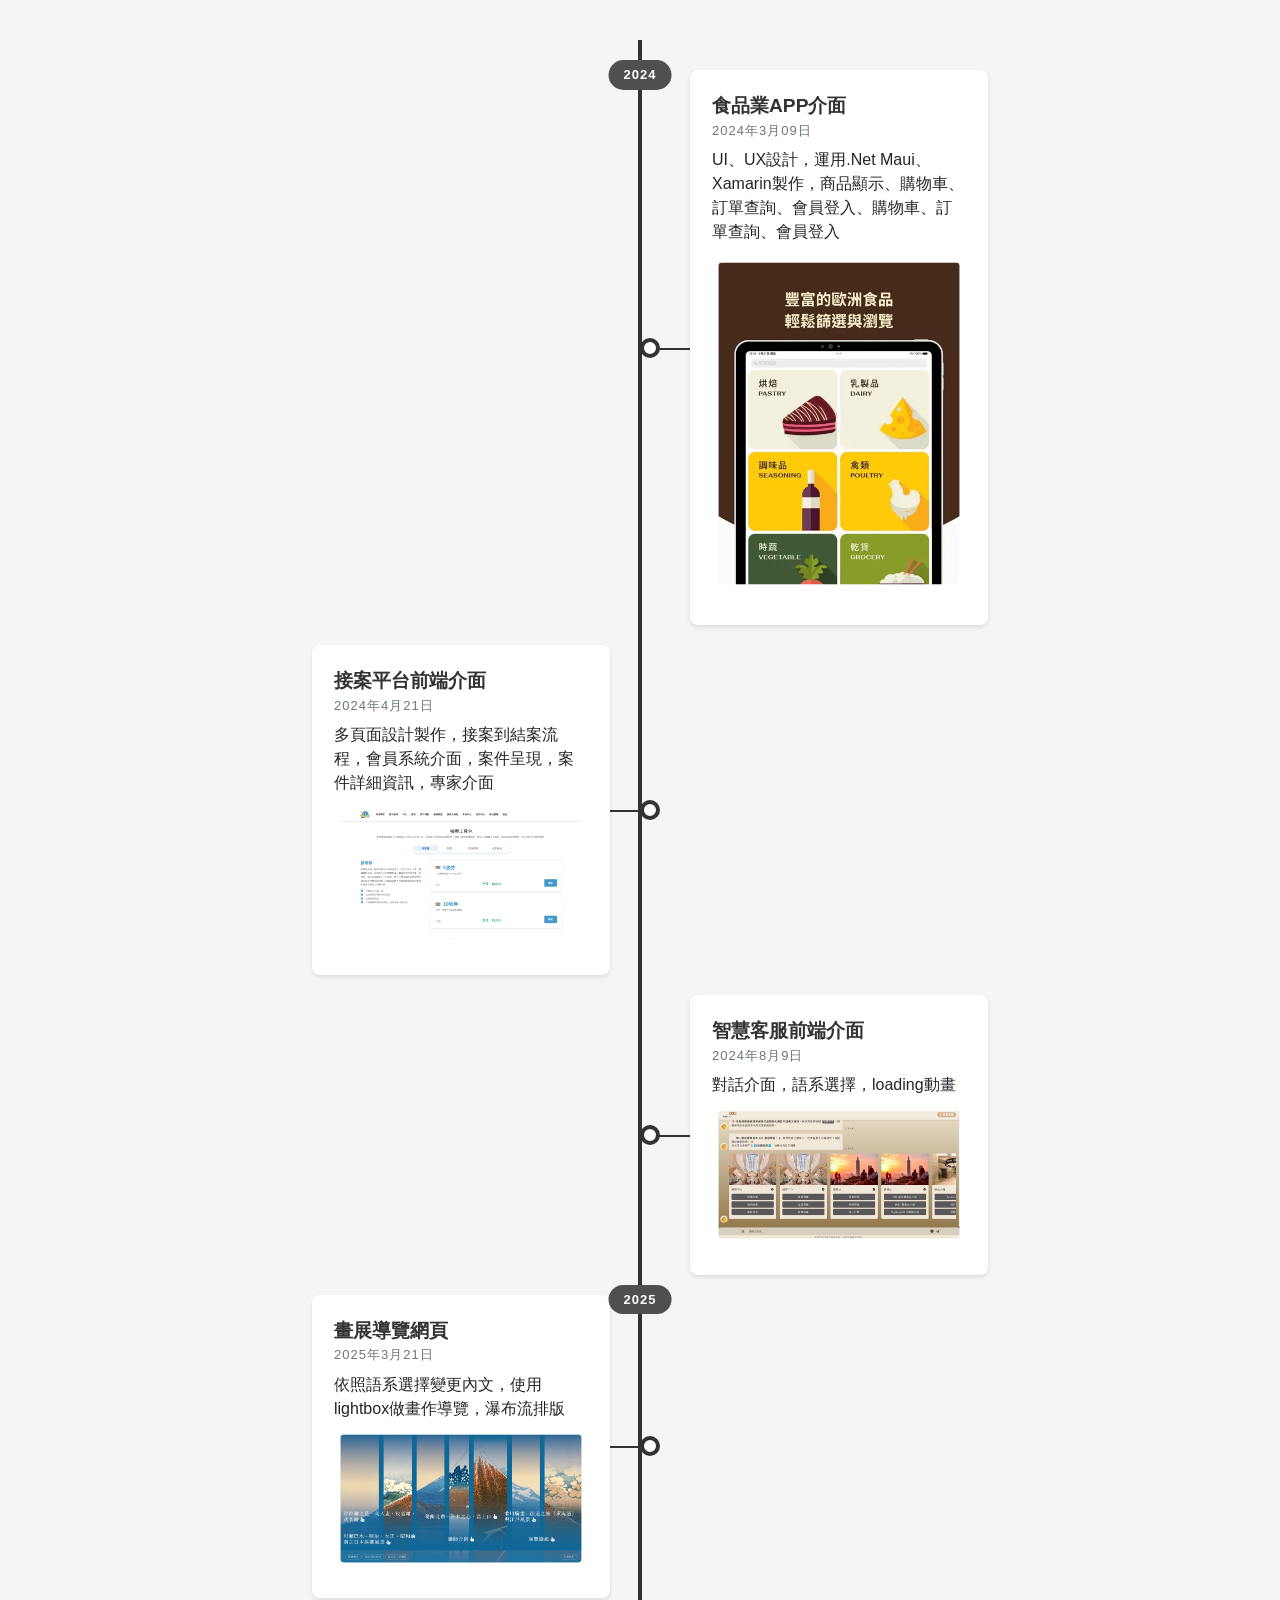
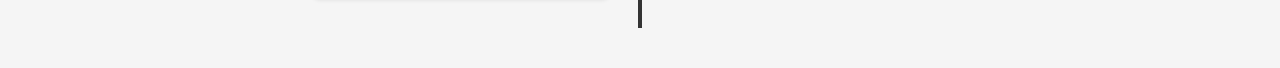
<file: index.html>
<!DOCTYPE html>
<html lang="en">
<head>
    <meta charset="UTF-8">
    <meta name="viewport" content="width=device-width, initial-scale=1.0">
    <title>timeline_valerie</title>
    <link rel="stylesheet" href="./css/all.css">
    <link rel="stylesheet" href="./css/bootstrap.min.css">
    <link rel="stylesheet" href="./css/fontawesome.min.css">
    <link rel="stylesheet" href="./css/libs/animate.css">
    <link rel="stylesheet" href="./css/style.css">
</head>
<body>
    <div class="container">
        <div class="timeline" id="timeline"></div>
    </div>
    
    <script src="./js/jquery-3.7.1.min.js"></script>
    <script src="./js/bootstrap.min.js"></script>
    <script src="./js/WOW.js"></script>
    <script src="./js/index.js"></script>

    <!-- Timeline Git推送

    cd 

    git init
    
    添加所有檔案到 Git 追蹤：
    git add .

    確認檔案已添加：
    git status

    提交更改：
    git commit -m "時間軸專案"

    連接到遠程倉庫 (假設你已在 GitHub 上創建了倉庫)：
    git remote add origin https://github.com/Chia-yu886/Timeline.git
    
    推送到 GitHub：
    git push -u origin master
    
    

    -->

    
    
</body>
</html>
</file>
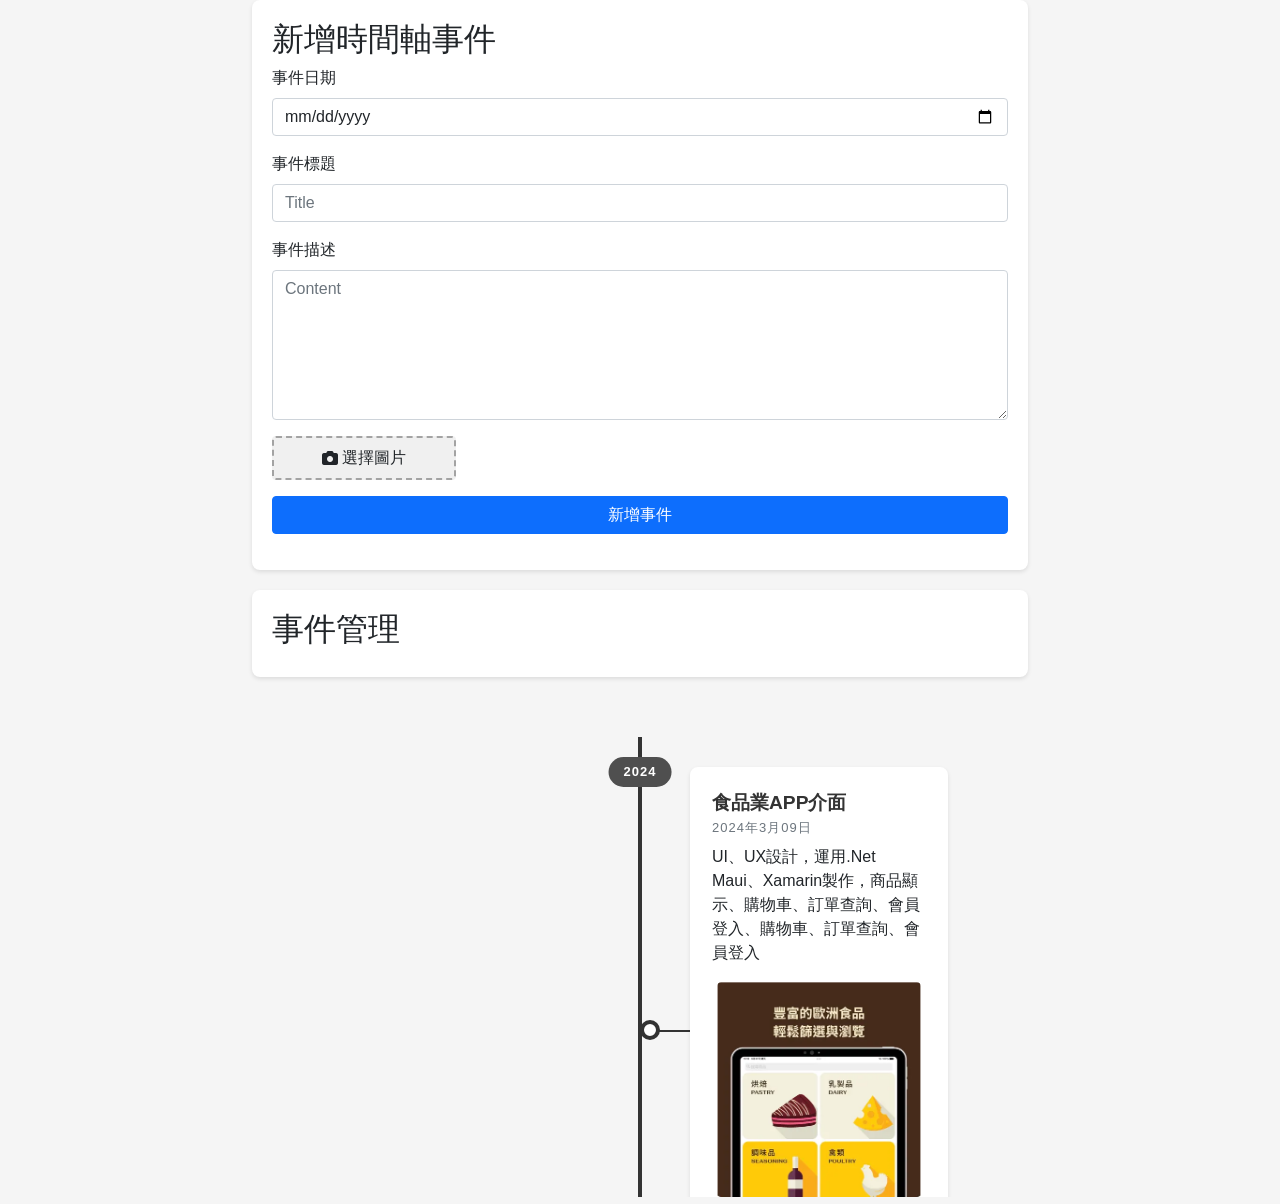
<file: dashboard.html>
<!DOCTYPE html>
<html lang="en">
<head>
    <meta charset="UTF-8">
    <meta name="viewport" content="width=device-width, initial-scale=1.0">
    <title>dashboard_timeline</title>
    <link rel="stylesheet" href="./css/all.css">
    <link rel="stylesheet" href="./css/bootstrap.min.css">
    <link rel="stylesheet" href="./css/fontawesome.min.css">
    <link rel="stylesheet" href="./css/libs/animate.css">
    <link rel="stylesheet" href="./css/style.css">
</head>
<body>
    <div class="container">
        <div class="dashboard-container">
            <div class="input-section">
                <h2>新增時間軸事件</h2>
                <form>
                    <div class="mb-3">
                        <label for="eventDate" class="form-label">事件日期</label>
                        <input type="date" class="form-control" id="eventDate" required>
                    </div>
                    <div class="mb-3">
                        <label for="eventTitle" class="form-label">事件標題</label>
                        <input type="text" class="form-control" id="eventTitle" placeholder="Title" required>
                    </div>
                    <div class="mb-3">
                        <label for="eventText" class="form-label">事件描述</label>
                        <textarea class="form-control" id="eventText" placeholder="Content" required style="height: 150px;"></textarea>
                    </div>
                    <div class="mb-3 row g-0">
                        <div class="col-md-3 col-sm-12 p-0">
                            <label class="custom-file-upload fcc">
                                <input type="file" id="imageInput" accept="image/*">
                                <i class="fas fa-camera me-1"></i>
                                <span>選擇圖片</span>
                            </label>
                        </div>
                        <div class="col-md-9 col-sm-12 p-0">
                            <img id="imagePreview" class="imagePreview">
                        </div>
                    </div>
                    <div class="mb-3">
                        <button type="button" onclick="addEvent()" class="btn btn-primary w-100" id="submitBtn">新增事件</button>
                    </div>
                </form>
            </div>
    
            <div class="events-list">
                <h2>事件管理</h2>
                <div id="eventsList"></div>
            </div>
        </div>
    </div>
    
    <iframe src="index.html" id="timelineFrame" style="width: 100%; border: none; min-height: 500px"></iframe>

    <script src="./js/jquery-3.7.1.min.js"></script>
    <script src="./js/bootstrap.min.js"></script>
    <script src="./js/WOW.js"></script>
    <script src="./js/index.js"></script>
</body>
</html>
</file>
<file: css/style.css>
* {
    margin: 0;
    padding: 0;
    box-sizing: border-box;
}

body {
    font-family: Arial, sans-serif;
    max-width: 800px;
    margin: 0 auto;
    background-color: #f5f5f5;
}

.fcc{
    display: flex;
    justify-content: center;
    align-items: center;
}

.dashboard-container {
    max-width: 1200px;
    margin: 0 auto;
}

.input-section, .events-list {
    background: white;
    border-radius: 8px;
    box-shadow: 0 2px 4px rgba(0,0,0,0.1);
    padding: 20px;
    margin-bottom: 20px;
}


.imagePreview {
    width: 95%;
    border-radius: 0.25rem;
    display: none;
    margin-left: auto;
}

.custom-file-upload {
    cursor: pointer;
    background: #f0f0f0;
    padding: 0.5rem;
    border-radius: 4px;
    border: 1px solid #ddd;
    width: 100%;
    height: 100%;
    border: 2px dashed #a3a3a3;
}

.custom-file-upload:hover {
    background: #e0e0e0;
}

#imageInput {
    display: none;
}

.event-item {
    border: 1px solid #ddd;
    border-radius: 4px;
    padding: 15px;
    margin-bottom: 10px;
    display: flex;
    align-items: center;
}

.event-content {
    flex-grow: 1;
}

.event-image-thumb {
    width: 100px;
    height: 100px;
    object-fit: cover;
    border-radius: 4px;
}

.event-actions {
    display: flex;
    gap: 10px;
}

.edit-mode {
    background-color: #fff3cd;
}

.btn-action {
    padding: 5px 10px;
    border-radius: 4px;
    cursor: pointer;
    border: none;
}

.btn-edit {
    background-color: #ffc107;
    color: #000;
}

.btn-delete {
    background-color: #dc3545;
    color: white;
}

.btn-save {
    background-color: #28a745;
    color: white;
}

.btn-cancel {
    background-color: #6c757d;
    color: white;
}

.timeline {
    position: relative;
    max-width: 1200px;
    margin: 40px auto;
    padding: 20px;
    padding-right: 0;
}

.timeline::after {
    content: '';
    position: absolute;
    width: 4px;
    background-color: #333;
    top: 0;
    bottom: 0;
    left: 50%;
    margin-left: -2px;
}

.timeline-container {
    padding: 10px 40px;
    position: relative;
    width: 50%;
    box-sizing: border-box;
}

.timeline-container.left {
    left: 0;
}

.timeline-container.right {
    left: 50%;
}

.timeline-item {
    padding: 20px;
    background-color: white;
    border-radius: 8px;
    box-shadow: 0 2px 4px rgba(0,0,0,0.1);
    position: relative;
    border: 2px solid #FFF;
}

.timeline-image {
    width: 100%;
    /* max-height: 300px; */
    object-fit: cover;
    border-radius: 4px;
    margin: 10px 0;
    transform: scale(.95);
    transition: all 0.3s ease;
    cursor: pointer;
}

.timeline-image:hover{
    transform: scale(1);
}

/* 
.modal.show .modal-dialog{
    max-width: 400px !important;
} */

#imageModal .modal-content{
    border: none !important;
    background-color: transparent !important;
}

#imageModal .btn-close.btn-close-white{
    position: absolute;
    right: -2rem;
    top: 0rem;
}

.timeline-container::after {
    content: '';
    position: absolute;
    width: 20px;
    height: 20px;
    background-color: #FFF;
    border: 4px solid #333;
    border-radius: 50%;
    top: 50%;
    transform: translateY(-50%);
    z-index: 1;
}

.timeline-container.left::after {
    right: -10px;
}

.timeline-container.right::after {
    left: -10px;
}

.timeline-container::before {
    content: '';
    position: absolute;
    width: 40px;
    height: 2px;
    background-color: #333;
    top: 50%;
    z-index: 0;
}

.timeline-container.left::before {
    right: 0;
}

.timeline-container.right::before {
    left: 0;
}

.timeline-date {
    font-weight: bold;
    color: #333;
    margin-bottom: 8px;
    font-size: 1.2em;
}

.year-marker {
    position: absolute;
    left: 50%;
    letter-spacing: 1px;
    font-size: small;
    transform: translateX(-50%);
    background-color: #4f4f4f;
    color: #FFF;
    padding: 5px 15px;
    border-radius: 20px;
    font-weight: bold;
    z-index: 2;
    margin: 0;
}

@media screen and (max-width: 600px) {
    .year-marker {
        left: 0;
        transform: none;
    }
}

.empty-message {
    text-align: center;
    color: #666;
    padding: 20px;
}

@media screen and (max-width: 600px) {
    .timeline::after {
        left: 31px;
    }

    .timeline-container {
        width: 100%;
        padding-left: 70px;
        padding-right: 25px;
    }

    .timeline-container.right {
        left: 0;
    }

    .timeline-container.left::after,
    .timeline-container.right::after {
        left: 21px;
    }

    .timeline-container.left::before,
    .timeline-container.right::before {
        left: 30px;
    }
}

.event-title{
    font-weight: 600;
    color: #333;
    margin-bottom: 0.5  rem;
    font-size: larger;
}

.event-date,.timeline-date{
    color: #6c757d;
    font-weight: 500;
    margin-bottom: 0.5rem;
    font-size: small;
    letter-spacing: 1px;
}
</file>
